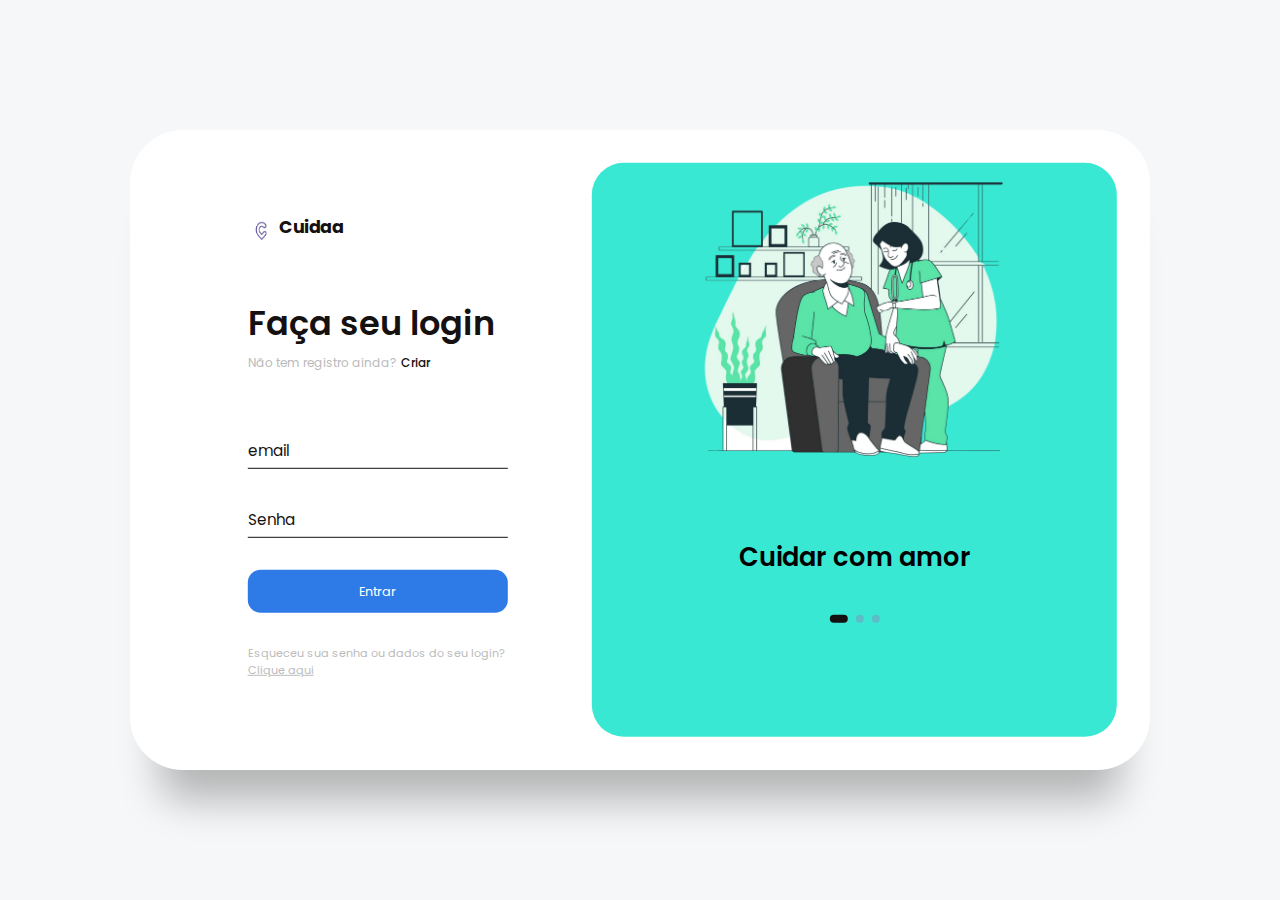
<file: LP/assets/login/login.html>
<!DOCTYPE html>
<html lang="pt">
  <head>
    <meta charset="UTF-8" />
    <meta http-equiv="X-UA-Compatible" content="IE=edge" />
    <meta name="viewport" content="width=device-width, initial-scale=1.0" />
    <title>Login Cuidaa</title>
    <link rel="stylesheet" href="style.css" />
  </head>
  <body>
    <main>
      <div class="box">
        <div class="inner-box">
          <div class="forms-wrap">
            <form action="index.html" autocomplete="off" class="sign-in-form">
              <div class="logo">
                <img src="./img/logo.png" alt="easyclass" height="20" width="1000"/>
                <h4>Cuidaa</h4>
              </div>

              <div class="heading">
                <h2>Faça seu login</h2>
                <h6>Não tem registro ainda?</h6>
                <a href="#" class="toggle">Criar</a>
              </div>

              <div class="actual-form">
                <div class="input-wrap">
                  <input
                    type="text"
                    minlength="4"
                    class="input-field"
                    autocomplete="off"
                    required
                  />
                  <label>email</label>
                </div>

                <div class="input-wrap">
                  <input
                    type="password"
                    minlength="4"
                    class="input-field"
                    autocomplete="off"
                    required
                  />
                  <label>Senha</label>
                </div>
                <input type="submit" value="Entrar" class="sign-btn" onclick="multi.html">

                <p class="text">
                  Esqueceu sua senha ou dados do seu login?
                  <a href="#">Clique aqui</a>
                </p>
              </div>
            </form>

            <form action="index.html" autocomplete="off" class="sign-up-form">
              <div class="logo">
                <img src="./img/logo.png" alt="easyclass" />
                <h4>Cuidaa</h4>
              </div>

              <div class="heading">
                <h2>Crie sua Conta</h2>
                <h6>Já possui uma conta?</h6>
                <a href="#" class="toggle">Logar</a>
              </div>

              <div class="actual-form">
                <div class="input-wrap">
                  <input
                    type="text"
                    minlength="4"
                    class="input-field"
                    autocomplete="off"
                    required
                  />
                  <label>Name</label>
                </div>

                <div class="input-wrap">
                  <input
                    type="email"
                    class="input-field"
                    autocomplete="off"
                    required
                  />
                  <label>Email</label>
                </div>

                <div class="input-wrap">
                  <input
                    type="password"
                    minlength="4"
                    class="input-field"
                    autocomplete="off"
                    required
                  />
                  <label>Password</label>
                </div>

                <input type="submit" value="Criar" class="sign-btn"/>

                <p class="text">
                  
                  <input type="checkbox"> Eu aceito os <a href="#">Termos de serviços</a><br>
                  <input type="checkbox"> <a href="#">Politica de Privacidade</a>
                </p>
              </div>
            </form>
          </div>

          <div class="carousel">
            <div class="images-wrapper">
              <img src="./img/image1.png" class="image img-1 show" alt="" />
              <img src="./img/image2.png" class="image img-2" alt="" />
              <img src="./img/image3.png" class="image img-3" alt="" />
            </div>

            <div class="text-slider">
              <div class="text-wrap">
                <div class="text-group">
                  <h2>Cuidar com amor</h2>
                  <h2>de quem com amor cuidou</h2>
                  <h2>compartilhe com seus amigos</h2>
                </div>
              </div>

              <div class="bullets">
                <span class="active" data-value="1"></span>
                <span data-value="2"></span>
                <span data-value="3"></span>
              </div>
            </div>
          </div>
        </div>
      </div>
    </main>

    <!-- Javascript file -->

    <script src="app.js"></script>
  </body>
</html>
</file>
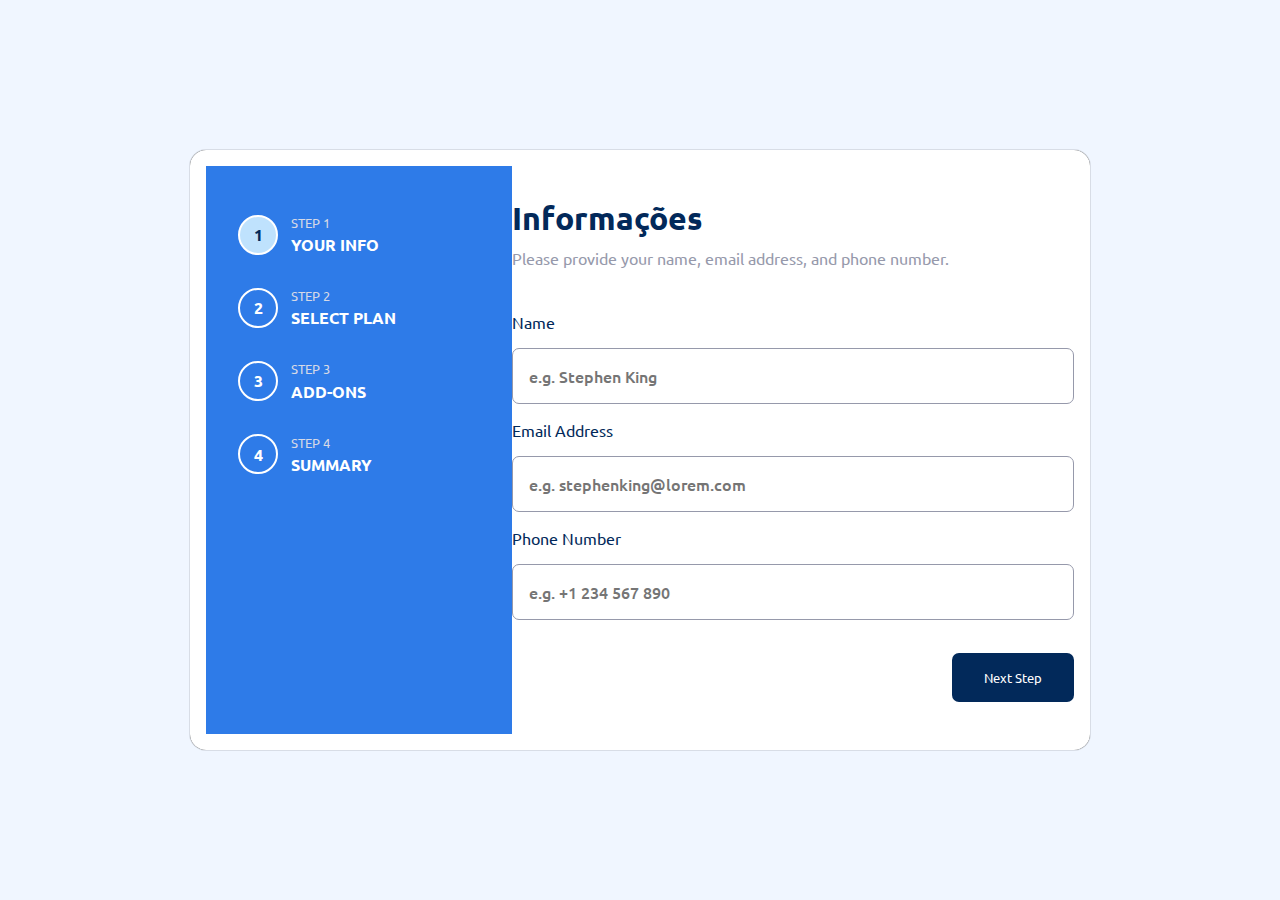
<file: LP/assets/MultiForm/multi.html>
<!DOCTYPE html>
<html lang="en">
  <head>
    <meta charset="UTF-8" />
    <meta name="viewport" content="width=device-width, initial-scale=1.0" />
    <link
      rel="icon"
      type="image/png"
      sizes="32x32"
      href="img/favicon-32x32.png"
    />
    <link rel="preconnect" href="https://fonts.googleapis.com" />
    <link rel="preconnect" href="https://fonts.gstatic.com" crossorigin />
    <link
      href="https://fonts.googleapis.com/css2?family=Ubuntu:wght@400;500;700&display=swap"
      rel="stylesheet"
    />
    <title>Frontend Mentor | Multi-step form</title>
    <link rel="stylesheet" href="style.css" />
    <script src="app.js" defer></script>
  </head>
  <body>
    <div class="form">
      <div class="form-container">
        <!-- Sidebar start -->
        <div class="form-sidebar">
          <div class="step active">
            <div class="circle">1</div>
            <div class="step-content">
              <span>Step 1</span>
              <b>Your info</b>
            </div>
          </div>
          <div class="step">
            <div class="circle">2</div>
            <div class="step-content">
              <span>Step 2</span>
              <b>Select plan</b>
            </div>
          </div>
          <div class="step">
            <div class="circle">3</div>
            <div class="step-content">
              <span>Step 3</span>
              <b>Add-ons</b>
            </div>
          </div>
          <div class="step">
            <div class="circle">4</div>
            <div class="step-content">
              <span>Step 4</span>
              <b>Summary</b>
            </div>
          </div>
        </div>
        <!-- Sidebar end -->
        <!-- * Step 1 start -->
        <div class="stp step-1">
          <div class="header">
            <h1 class="title">Informações</h1>
            <p class="exp">
              Please provide your name, email address, and phone number.
            </p>
          </div>
          <form>
            <div class="label">
              <label for="name">Name</label>
              <p class="error">This Field Is Required</p>
            </div>
            <input
              required
              type="text"
              id="name"
              placeholder="e.g. Stephen King"
            />
            
            <div class="label">
              <label for="email">Email Address</label>
              <p class="error">This Field Is Required</p>
            </div>
            
            <input
              required
              type="text"
              id="email"
              placeholder="e.g. stephenking@lorem.com"
            />
            
            <div class="label">
              <label for="phone">Phone Number</label>
              <p class="error">This Field Is Required</p>
            </div>
            
            <input
              required
              type="tel"
              id="phone"
              placeholder="e.g. +1 234 567 890"
             />
          </form>
          <div class="btns">
            <button class="next-stp" type="submit">Next Step</button>
          </div>
        </div>
        
        <!-- Step 1 end -->
        
        <!-- * Step 2 start -->
        <div class="stp step-2">
          <div class="header">
            <h1 class="title">Escolha o profissional</h1>
            <p class="exp">Seleciona a modalidade que deseja ajuda.</p>
          </div>
          <form>
            <div class="plan-card selected">
              <img src="img/icon-arcade.svg" alt="arcade" />
              <div class="plan-info chosen">
                <b>Cuidador</b>
                <span class="plan-priced">Atividades diárias de cuidado</span>
              </div>
            </div>
            <div class="plan-card">
              <img src="img/icon-arcade.svg" alt="arcade" />
              <div class="plan-info">
                <b>Enfermeiro</b>
                <span class="plan-priced">Cuidado Profissional na Sua Casa</span>
              </div>
            </div>
            <div class="plan-card">
              <img src="img/icon-pro.svg" alt="arcade" />
              <div class="plan-info">
                <b>
                  Fisioterapia Domiciliar</b>
                <span class="plan-priced">Tratamento personalizado para seu bem-estar</span>
              </div>
            </div>
            
            <div class="plan-card">
              <img src="img/icon-advanced.svg" alt="arcade" />
              <div class="plan-info">
                <b>Holistica</b>
                <span class="plan-priced">Interconexão entre mente, corpo e espírito</span>
              </div>
            </div>

            <div class="plan-card">
              <img src="img/icon-advanced.svg" alt="arcade" />
              <div class="plan-info">
                <b>Ginástica 60+</b>
                <span class="plan-priced">Atividades físicas personalizadas para sua longevidade ativa.</span>
              </div>
            </div>
          
          </form>
          <div class="switcher">
            <p class="monthly sw-active">Monthly</p>
            <label class="switch">
              <input type="checkbox" />
              <span class="slider round"></span>
            </label>
            <p class="yearly">Yearly</p>
          </div>
          <div class="btns">
            <button class="prev-stp" type="button">Go Back</button>
            <button class="next-stp" type="submit">Next Step</button>
          </div>
        </div>
        <!-- Step 2 end -->
        <!-- * Step 3 start -->
        <div class="stp step-3">
          <div class="header">
            <h1 class="title">Selecione o tipo de serviço:</h1>
            <p class="exp">Informe para o profissional o tipo de ajuda que você precisa:</p>
          </div>
          <form>
            <div class="box" data-id="1">
              <input type="radio" id="online" />
              <div class="description">
                <label for="online">Consultas e Exames</label>
                <small></small>
              </div>
              <p class="price"></p>
            </div>
            <div class="box" data-id="2">
              <input type="radio" id="larger" />
              <div class="description">
                <label for="larger">Momento de Lazer e descontração</label>
                <small></small>
              </div>
              <p class="price"></p>
            </div>
            <div class="box" data-id="3">
              <input type="radio" id="profile" />
              <div class="description">
                <label for="profile">Atividades diárias de cuidado, banho, medicação, vestir-se etc</label>
                <small></small>
              </div>
              <p class="price"></p>
            </div>
          </form>
          <div class="btns">
            <button class="prev-stp" type="button">Go Back</button>
            <button class="next-stp" type="submit">Next Step</button>
          </div>
        </div>
        <!-- Step 3 end -->
        <!-- * Step 4 start -->
        <div class="stp step-4">
          <div class="header">
            <h1 class="title">Finishing up</h1>
            <p class="exp">
              Double-check everything looks OK before confirming.
            </p>
          </div>
          <div class="selection-box">
            <div class="selection-container">
              <div class="selected-plan">
                <p class="plan-name">Arcade(Monthly)</p>
                <p class="plan-price">$9/mo</p>
              </div>
              <hr />
              <div class="addons">
                <template>
                  <div class="selected-addon">
                    <span class="service-name">Online serivice</span>
                    <span class="servic-price">+$1/mo</span>
                  </div>
                </template>
              </div>
            </div>
            <p class="total">Total (per month) <b>+$12/mo</b></p>
          </div>
          <div class="btns">
            <button class="prev-stp" type="button">Go Back</button>
            <button class="next-stp" type="submit">Next Step</button>
          </div>
        </div>
        <!-- Step 4 end -->
        <!-- Step 5 start -->
        <div class="stp step-5">
          <img src="img/icon-thank-you.svg" alt="" />
          <div class="header">
            <h1 class="title">Thank you!</h1>
            </div>

            <body>
              <div class="container">
                  <header class="header">
                  <h4 class="title">Live User Filter</h4>
                  <small class="subtitle">Search by name and/or location</small>
                  <input type="text" id="filter" placeholder="Search">
                  </header>
                  <ul id="result" class="user-list">
                  <li>
                  <h3>Loading...</h3>
                  </li>
                  </ul>
                  </div>
                  <script>
                      const result = document.getElementById('result')
          const filter = document.getElementById('filter')
          const listItems = []
          getData()
          filter.addEventListener('input', (e) => filterData(e.target.value))
          async function getData() {
          const res = await fetch('https://randomuser.me/api?results=50')
          const { results } = await res.json()
          // Clear result
          result.innerHTML = ''
          results.forEach(user => {
          const li = document.createElement('li')
          listItems.push(li)
          li.innerHTML = `
          <img src="${user.picture.large}" alt="${user.name.first}">
          <div class="user-info">
          <h4>${user.name.first} ${user.name.last}</h4>
          <p>${user.location.city}, ${user.location.country}</p>
          </div>
          `
          result.appendChild(li)
          })
          }
          function filterData(searchTerm) {
          listItems.forEach(item => {
          if(item.innerText.toLowerCase().includes(searchTerm.toLowerCase())) {
          item.classList.remove('hide')
          } else {
          item.classList.add('hide')
          }
          })
          }
                  </script>
          </body>




          <div class="btns">
          <button class="next-stp" type="submit">Next Step</button>
        </div>
        <!-- Step 5 end -->
      </div>
    </div>
  </body>
</html>
</file>
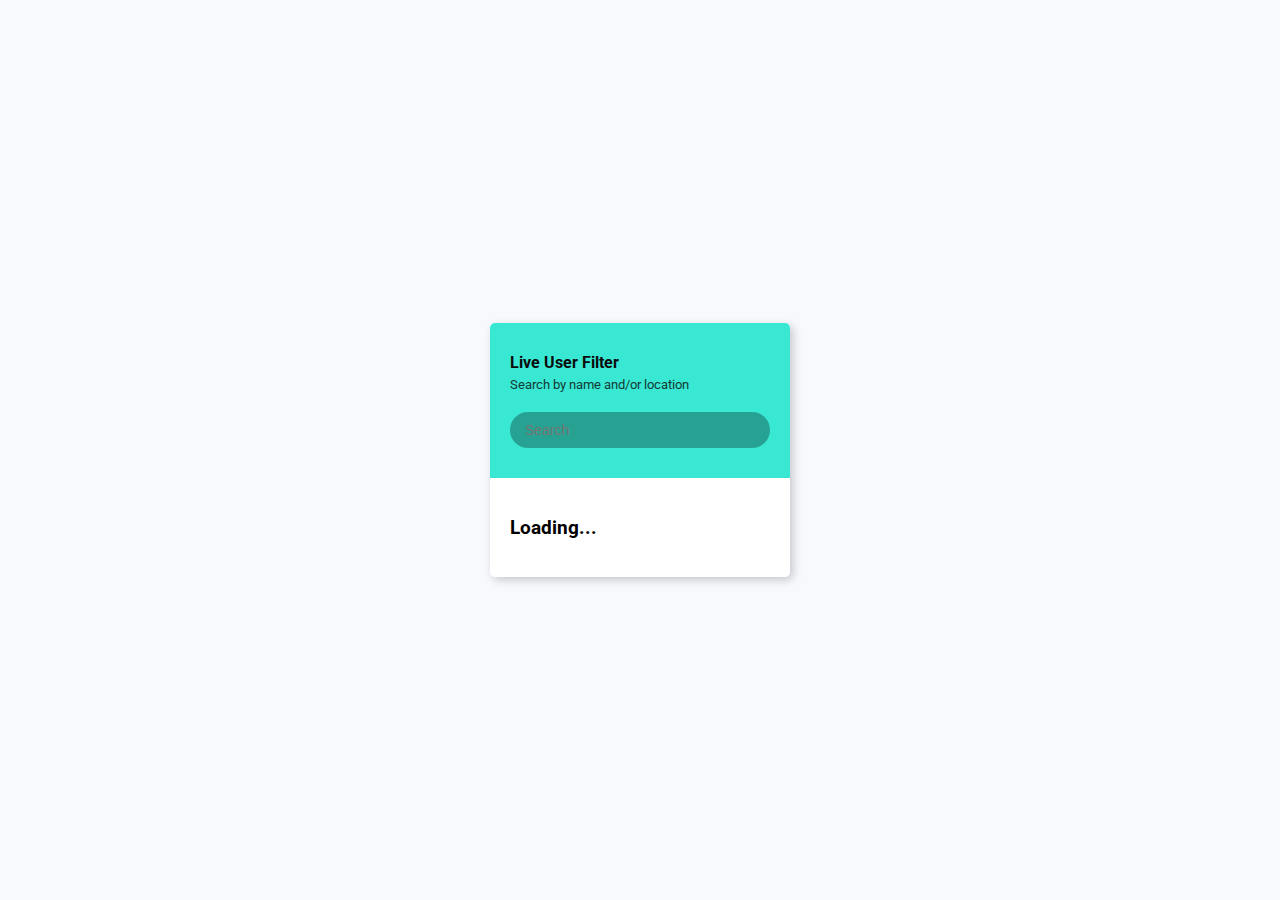
<file: LP/assets/profile/teste.html>
<!DOCTYPE html>
<html>
<head>
    <meta charset="utf-8">
    <style>
    @import url('https://fonts.googleapis.com/css2?family=Roboto:wght@400;700&display=swap');
* {
box-sizing: border-box;
}
body {
background-color: #f8f9fd;
font-family: 'Roboto', sans-serif;
display: flex;
align-items: center;
justify-content: center;
height: 100vh;
overflow: hidden;
margin: 0;
}
.container {
border-radius: 5px;
box-shadow: 3px 3px 10px rgba(0, 0, 0, 0.2);
overflow: hidden;
width: 300px;
}
.title {
margin: 0;
}
.subtitle {
display: inline-block;
margin: 5px 0 20px;
opacity: 0.8;
}
.header {
background-color: #39e8d2;
color: #0b0b0b;
padding: 30px 20px;
}
.header input {
background-color: rgba(0, 0, 0, 0.3);
border: 0;
border-radius: 50px;
color: #fff;
font-size: 14px;
padding: 10px 15px;
width: 100%;
}
.header input:focus {
outline: none;
}
.user-list {
background-color: #fff;
list-style-type: none;
margin: 0;
padding: 0;
max-height: 400px;
overflow-y: auto;
}
.user-list li {
display: flex;
padding: 20px;
}
.user-list img {
border-radius: 50%;
object-fit: cover;
height: 50px;
width: 50px;
}
.user-list .user-info {
margin-left: 10px;
}
.user-list .user-info h4 {
margin: 0 0 10px;
}
.user-list .user-info p {
font-size: 12px;
}
.user-list li:not(:last-of-type) {
border-bottom: 1px solid #eee;
}
.user-list li.hide {
display: none;
}
    </style>
</head>
<body>
    <div class="container">
        <header class="header">
        <h4 class="title">Live User Filter</h4>
        <small class="subtitle">Search by name and/or location</small>
        <input type="text" id="filter" placeholder="Search">
        </header>
        <ul id="result" class="user-list">
        <li>
        <h3>Loading...</h3>
        </li>
        </ul>
        </div>
        <script>
            const result = document.getElementById('result')
const filter = document.getElementById('filter')
const listItems = []
getData()
filter.addEventListener('input', (e) => filterData(e.target.value))
async function getData() {
const res = await fetch('https://randomuser.me/api?results=50')
const { results } = await res.json()
// Clear result
result.innerHTML = ''
results.forEach(user => {
const li = document.createElement('li')
listItems.push(li)
li.innerHTML = `
<img src="${user.picture.large}" alt="${user.name.first}">
<div class="user-info">
<h4>${user.name.first} ${user.name.last}</h4>
<p>${user.location.city}, ${user.location.country}</p>
</div>
`
result.appendChild(li)
})
}
function filterData(searchTerm) {
listItems.forEach(item => {
if(item.innerText.toLowerCase().includes(searchTerm.toLowerCase())) {
item.classList.remove('hide')
} else {
item.classList.add('hide')
}
})
}
        </script>
</body>
</html>
</file>
<file: LP/assets/login/style.css>
@import url("https://fonts.googleapis.com/css2?family=Poppins:wght@200;300;400;500;600;700;800&display=swap");

*,
*::before,
*::after {
  padding: 0;
  margin: 0;
  box-sizing: border-box;
}

body,
input {
  font-family: "Poppins", sans-serif;
}

main {
  width: 100%;
  min-height: 100vh;
  overflow: hidden;
  background-color: #f5f7f8;
  padding: 2rem;
  display: flex;
  align-items: center;
  justify-content: center;
}

.box {
  position: relative;
  width: 100%;
  max-width: 1020px;
  height: 640px;
  background-color: #fff;
  border-radius: 3.3rem;
  box-shadow: 0 60px 40px -30px rgba(0, 0, 0, 0.27);
}

.inner-box {
  position: absolute;
  width: calc(100% - 4.1rem);
  height: calc(100% - 4.1rem);
  top: 50%;
  left: 50%;
  transform: translate(-50%, -50%);
}

.forms-wrap {
  position: absolute;
  height: 100%;
  width: 45%;
  top: 0;
  left: 0;
  display: grid;
  grid-template-columns: 1fr;
  grid-template-rows: 1fr;
  transition: 0.8s ease-in-out;
}

form {
  max-width: 260px;
  width: 100%;
  margin: 0 auto;
  height: 100%;
  display: flex;
  flex-direction: column;
  justify-content: space-evenly;
  grid-column: 1 / 2;
  grid-row: 1 / 2;
  transition: opacity 0.02s 0.4s;
}

form.sign-up-form {
  opacity: 0;
  pointer-events: none;
}

.logo {
  display: flex;
  align-items: center;
}

.logo img {
  width: 27px;
  margin-right: 0.3rem;
}

.logo h4 {
  font-size: 1.1rem;
  margin-top: -9px;
  letter-spacing: -0.5px;
  color: #151111;
}

.heading h2 {
  font-size: 2.1rem;
  font-weight: 600;
  color: #151111;
}

.heading h6 {
  color: #bababa;
  font-weight: 400;
  font-size: 0.75rem;
  display: inline;
}

.toggle {
  color: #151111;
  text-decoration: none;
  font-size: 0.75rem;
  font-weight: 500;
  transition: 0.3s;
}

.toggle:hover {
  color: #fdce71;
}

.input-wrap {
  position: relative;
  height: 37px;
  margin-bottom: 2rem;
}

.input-field {
  position: absolute;
  width: 100%;
  height: 100%;
  background: none;
  border: none;
  outline: none;
  border-bottom: 1px solid #151111;
  padding: 0;
  font-size: 0.95rem;
  color: #151111;
  transition: 0.4s;
}

label {
  position: absolute;
  left: 0;
  top: 50%;
  transform: translateY(-50%);
  font-size: 0.95rem;
  color: #151111;
  pointer-events: none;
  transition: 0.4s;
}

.input-field.active {
  border-bottom-color: #2e7be8;
}

.input-field.active + label {
  font-size: 0.75rem;
  top: -2px;
}

.sign-btn {
  display: inline-block;
  width: 100%;
  height: 43px;
  background-color: #2e7be8;
  color: #fff;
  border: none;
  cursor: pointer;
  border-radius: 0.8rem;
  font-size: 0.8rem;
  margin-bottom: 2rem;
  transition: 0.3s;
}

.sign-btn:hover {
  background-color: #39e8d2;
}

.text {
  color: #bbb;
  font-size: 0.7rem;
}

.text a {
  color: #bbb;
  transition: 0.3s;
}

.text a:hover {
  color: #39e8d2;
}

main.sign-up-mode form.sign-in-form {
  opacity: 0;
  pointer-events: none;
}

main.sign-up-mode form.sign-up-form {
  opacity: 1;
  pointer-events: all;
}

main.sign-up-mode .forms-wrap {
  left: 55%;
}

main.sign-up-mode .carousel {
  left: 0%;
}

.carousel {
  position: absolute;
  height: 100%;
  width: 55%;
  left: 45%;
  top: 0;
  background-color: #39e8d2;
  border-radius: 2rem;
  display: grid;
  grid-template-rows: auto 1fr;
  padding-bottom: 2rem;
  overflow: hidden;
  transition: 0.8s ease-in-out;
}

.images-wrapper {
  display: grid;
  grid-template-columns: 1fr;
  grid-template-rows: 1fr;
}

.image {
  width: 100%;
  grid-column: 1/2;
  grid-row: 1/2;
  opacity: 0;
  transition: opacity 0.3s, transform 0.5s;
}

.img-1 {
  transform: translate(0, -50px);
}

.img-2 {
  transform: scale(0.4, 0.5);
}

.img-3 {
  transform: scale(0.3) rotate(-20deg);
}

.image.show {
  opacity: 1;
  transform: none;
}

.text-slider {
  display: flex;
  align-items: center;
  justify-content: center;
  flex-direction: column;
}

.text-wrap {
  max-height: 2.2rem;
  overflow: hidden;
  margin-bottom: 2.5rem;
}

.text-group {
  display: flex;
  flex-direction: column;
  text-align: center;
  transform: translateY(0);
  transition: 0.5s;
}

.text-group h2 {
  line-height: 2.2rem;
  font-weight: 600;
  font-size: 1.6rem;
}

.bullets {
  display: flex;
  align-items: center;
  justify-content: center;
}

.bullets span {
  display: block;
  width: 0.5rem;
  height: 0.5rem;
  background-color: #5dbdc7;
  margin: 0 0.25rem;
  border-radius: 50%;
  cursor: pointer;
  transition: 0.3s;
}

.bullets span.active {
  width: 1.1rem;
  background-color: #151111;
  border-radius: 1rem;
}

@media (max-width: 850px) {
  .box {
    height: auto;
    max-width: 550px;
    overflow: hidden;
  }

  .inner-box {
    position: static;
    transform: none;
    width: revert;
    height: revert;
    padding: 2rem;
  }

  .forms-wrap {
    position: revert;
    width: 100%;
    height: auto;
  }

  form {
    max-width: revert;
    padding: 1.5rem 2.5rem 2rem;
    transition: transform 0.8s ease-in-out, opacity 0.45s linear;
  }

  .heading {
    margin: 2rem 0;
  }

  form.sign-up-form {
    transform: translateX(100%);
  }

  main.sign-up-mode form.sign-in-form {
    transform: translateX(-100%);
  }

  main.sign-up-mode form.sign-up-form {
    transform: translateX(0%);
  }

  .carousel {
    position: revert;
    height: auto;
    width: 100%;
    padding: 3rem 2rem;
    display: flex;
  }

  .images-wrapper {
    display: none;
  }

  .text-slider {
    width: 100%;
  }
}

@media (max-width: 530px) {
  main {
    padding: 1rem;
  }

  .box {
    border-radius: 2rem;
  }

  .inner-box {
    padding: 1rem;
  }

  .carousel {
    padding: 1.5rem 1rem;
    border-radius: 1.6rem;
  }

  .text-wrap {
    margin-bottom: 1rem;
  }

  .text-group h2 {
    font-size: 1.2rem;
  }

  form {
    padding: 1rem 2rem 1.5rem;
  }
}
</file>
<file: LP/assets/MultiForm/style.css>
:root {
  --Marine-blue: hsl(213, 96%, 18%);
  --Purplish-blue: hsl(243, 100%, 62%);
  --Pastel-blue: hsl(228, 100%, 84%);
  --Light-blue: hsl(206, 94%, 87%);
  --Strawberry-red: hsl(354, 84%, 57%);

  --Cool-gray: hsl(231, 11%, 63%);
  --Light-gray: hsl(229, 24%, 87%);
  --Magnolia: hsl(217, 100%, 97%);
  --Alabaster: hsl(231, 100%, 99%);
  --White: hsl(0, 0%, 100%);
}
* {
  box-sizing: border-box;
  font-family: "Ubuntu", sans-serif;
  padding: 0;
  margin: 0;
}
.hidden {
  display: none;
}
img {
  max-width: 100%;
}
body {
  background-color: var(--Magnolia);
  display: flex;
  align-items: center;
  justify-content: center;
  min-height: 100vh;
}
.form {
  width: 900px;
  background-color: var(--White);
  border-radius: 1rem;
  box-shadow: 0px 0px 1px black;
}
.form-container {
  display: flex;
  padding: 1rem;
}
.form-sidebar {
  background-color: #2e7be8;
  /*background-image: url("img/bg-sidebar-desktop.svg");*/
  background-repeat: no-repeat;
  width: 400px;
  height: 568px;
  padding: 3rem 2rem;
  display: flex;
  flex-direction: column;
  gap: 2rem;
}
.circle {
  width: 40px;
  height: 40px;
  border: 2px solid var(--White);
  border-radius: 50%;
  display: flex;
  align-items: center;
  justify-content: center;
  color: var(--White);
  font-weight: 700;
}
.active .circle {
  background-color: var(--Light-blue) !important;
  color: var(--Marine-blue) !important;
}
.err {
  border: 2px solid var(--Strawberry-red) !important;
}
.step {
  display: flex;
  align-items: center;
  gap: 0.8rem;
}
.step-content {
  display: flex;
  flex-direction: column;
  gap: 0.2rem;
}
.step-content span {
  text-transform: uppercase;
  color: var(--Light-gray);
  font-size: 13px;
}
.step-content b {
  text-transform: uppercase;
  color: var(--White);
}
.stp {
  display: flex;
  flex-direction: column;
  justify-content: center;
}
.stp .header {
  margin-bottom: auto;
  padding-top: 2rem;
  line-height: 2.5rem;
}
.header .title {
  color: var(--Marine-blue);
}
.header .exp {
  color: var(--Cool-gray);
}
.next-stp {
  margin-top: auto;
  margin-bottom: 2rem;
  margin-left: auto;
  border: none;
  padding: 1rem 2rem;
  border-radius: 7px;
  background-color: var(--Marine-blue);
  color: white;
  cursor: pointer;
}
/* STEP 1 */
.step-1 {
  display: flex;
  width: 90%;
}
.step-1 form {
  display: flex;
  flex-direction: column;
  flex: 1;
  justify-content: center;
  gap: 1rem;
}
.label {
  color: var(--Marine-blue);
  display: flex;
  align-items: center;
  justify-content: space-between;
}
.step-1 form input {
  padding: 1rem;
  border: 1px solid var(--Cool-gray);
  border-radius: 7px;
  font-weight: 500;
  font-size: 1rem;
}
.step-1 form input:focus {
  outline-color: var(--Purplish-blue);
}
form input::placeholder {
  font-weight: 500;
  font-size: 1rem;
  font-family: inherit;
}
form .error {
  display: none;
  color: var(--Strawberry-red);
  font-size: 0.9rem;
  font-weight: 700;
}
/* STEP 2 */
.step-2 {
  display: none;
  width: 90%;
}
.step-2 form {
  display: flex;
  flex: 1;
  align-items: center;
  gap: 2rem;
}
.plan-card {
  border: 2px solid var(--Light-gray);
  border-radius: 7px;
  width: 150px;
  height: 170px;
  cursor: pointer;
  padding: 1rem;
  display: flex;
  flex-direction: column;
  align-items: flex-start;
  justify-content: space-between;
}
.plan-info {
  display: flex;
  flex-direction: column;
  gap: 0.3rem;
}
.plan-info b {
  color: var(--Marine-blue);
}
.plan-info span {
  color: var(--Cool-gray);
}
.monthly,
.yearly {
  color: var(--Cool-gray);
  font-weight: 500;
}
.sw-active {
  color: var(--Marine-blue);
}
.btns {
  display: flex;
  align-items: center;
  justify-content: space-between;
}
.prev-stp {
  margin-top: auto;
  margin-bottom: 2rem;
  border: none;
  font-weight: 700;
  background-color: transparent;
  padding: 1rem 2rem;
  border-radius: 7px;
  color: var(--Cool-gray);
  cursor: pointer;
}
/* STEP 3 */
.step-3 {
  display: none;
  width: 80%;
}
.step-3 form {
  display: flex;
  flex-direction: column;
  flex: 1;
  justify-content: center;
  gap: 1.5rem;
}
.box {
  border: 1px solid var(--Cool-gray);
  border-radius: 10px;
  padding: 1rem;
  display: flex;
  align-items: center;
  cursor: pointer;
}
.description {
  display: flex;
  flex-direction: column;
  gap: 0.3rem;
  margin-left: 12px;
}
.price {
  margin-left: auto;
}
.ad-selected {
  border: 1px solid var(--Purplish-blue);
  background-color: var(--Magnolia);
}
.step-3 form input {
  accent-color: var(--Purplish-blue);
  transform: scale(1.3);
  user-select: none;
}
.description label {
  color: var(--Marine-blue);
  font-weight: 700;
  user-select: none;
}
.description small {
  color: var(--Cool-gray);
  font-weight: 700;
}
.price {
  color: var(--Purplish-blue);
}
/* STEP 4 */
.step-4 {
  display: none;
  width: 80%;
}
.selection-box {
  display: flex;
  flex-direction: column;
  justify-content: center;
  flex: 1;
}
.selection-container {
  background-color: var(--Magnolia);
  padding: 1.5rem;
}
.selected {
  border: 2px solid var(--Purplish-blue);
  background-color: var(--Magnolia);
}
.selected-plan {
  display: flex;
  justify-content: space-between;
  padding: 1rem 0;
  color: var(--Marine-blue);
  font-weight: 700;
}
.selected-addon {
  display: flex;
  justify-content: space-between;
  padding: 1rem 0;
  color: var(--Cool-gray);
  font-weight: 500;
  font-size: 0.9rem;
}
.selected-addon .servic-price {
  color: var(--Marine-blue);
}
.total {
  padding: 1.5rem;
  display: flex;
  align-items: center;
  justify-content: space-between;
  color: var(--Cool-gray);
}
.total b {
  color: var(--Purplish-blue);
  font-size: 1.2rem;
}
/* step 5 */
.step-5 {
  display: none;
  align-items: center;
  width: 90%;
  text-align: center;
  justify-content: center;
  margin: auto;
}
.step-5 button {
  display: none;
}
/* SWITCH classes */
.switcher {
  background-color: var(--Magnolia);
  display: flex;
  align-items: center;
  gap: 0.5rem;
  padding: 0.5rem;
  margin-bottom: 5rem;
  justify-content: center;
}
.switch {
  position: relative;
  display: inline-block;
  width: 50px;
  height: 24px;
}

/* Hide default HTML checkbox */
.switch input {
  opacity: 0;
  width: 0;
  height: 0;
}

/* The slider */
.slider {
  position: absolute;
  cursor: pointer;
  top: 0;
  left: 0;
  right: 0;
  bottom: 0;
  background-color: var(--Marine-blue);
  -webkit-transition: 0.4s;
  transition: 0.4s;
}

.slider:before {
  position: absolute;
  content: "";
  height: 16px;
  width: 16px;
  left: 4px;
  bottom: 4px;
  background-color: white;
  -webkit-transition: 0.4s;
  transition: 0.4s;
}

input:checked + .slider:before {
  -webkit-transform: translateX(26px);
  -ms-transform: translateX(26px);
  transform: translateX(26px);
}

/* Rounded sliders */
.slider.round {
  border-radius: 34px;
}

.slider.round:before {
  border-radius: 50%;
}
@media screen and (max-width: 800px) {
  body {
    position: relative;
  }
  .form-sidebar {
    position: fixed;
    top: 0;
    left: 0;
    right: 0;
    background-color: #39e8d2;
   /* background-image: url("img/bg-sidebar-mobile.svg");*/
    flex-direction: row;
    height: 300px;
    background-size: cover;
    width: 100%;
    align-items: flex-start;
    justify-content: center;
    z-index: -1;
  }
  .step-content {
    display: none;
  }
  .form {
    position: absolute;
    top: 15%;
    max-width: 375px;
    background-color: white;
  }
  .form-container {
    padding: 2rem;
  }
  .btns {
    position: fixed;
    bottom: 0;
    background-color: white;
    right: 0;
    left: 0;
    height: 100px;
    padding-inline: 1rem;
  }
  .step-1 .btns button {
    margin: auto 0 auto auto;
  }
  .step-2 form {
    flex-direction: column;
    gap: 0.5rem;
  }
  .plan-card {
    width: 100%;
    height: 100px;
    flex-direction: row;
    justify-content: flex-start;
    gap: 1rem;
    align-items: center;
  }
  .stp {
    gap: 1rem;
    width: 100%;
  }
  .stp .header {
    padding-top: 0;
    display: flex;
    flex-direction: column;
    gap: 1rem;
    line-height: 1.5rem;
  }
  .switcher {
    margin: 2rem 0;
  }

  @import url('https://fonts.googleapis.com/css2?family=Roboto:wght@400;700&display=swap');
  * {
  box-sizing: border-box;
  }
  body {
  background-color: #f8f9fd;
  font-family: 'Roboto', sans-serif;
  display: flex;
  align-items: center;
  justify-content: center;
  height: 100vh;
  overflow: hidden;
  margin: 0;
  }
  .container {
  border-radius: 5px;
  box-shadow: 3px 3px 10px rgba(0, 0, 0, 0.2);
  overflow: hidden;
  width: 300px;
  }
  .title {
  margin: 0;
  }
  .subtitle {
  display: inline-block;
  margin: 5px 0 20px;
  opacity: 0.8;
  }
  .header {
  background-color: #39e8d2;
  color: #0b0b0b;
  padding: 30px 20px;
  }
  .header input {
  background-color: rgba(0, 0, 0, 0.3);
  border: 0;
  border-radius: 50px;
  color: #fff;
  font-size: 14px;
  padding: 10px 15px;
  width: 100%;
  }
  .header input:focus {
  outline: none;
  }
  .user-list {
  background-color: #fff;
  list-style-type: none;
  margin: 0;
  padding: 0;
  max-height: 400px;
  overflow-y: auto;
  }
  .user-list li {
  display: flex;
  padding: 20px;
  }
  .user-list img {
  border-radius: 50%;
  object-fit: cover;
  height: 50px;
  width: 50px;
  }
  .user-list .user-info {
  margin-left: 10px;
  }
  .user-list .user-info h4 {
  margin: 0 0 10px;
  }
  .user-list .user-info p {
  font-size: 12px;
  }
  .user-list li:not(:last-of-type) {
  border-bottom: 1px solid #eee;
  }
  .user-list li.hide {
  display: none;
  }

}
</file>
